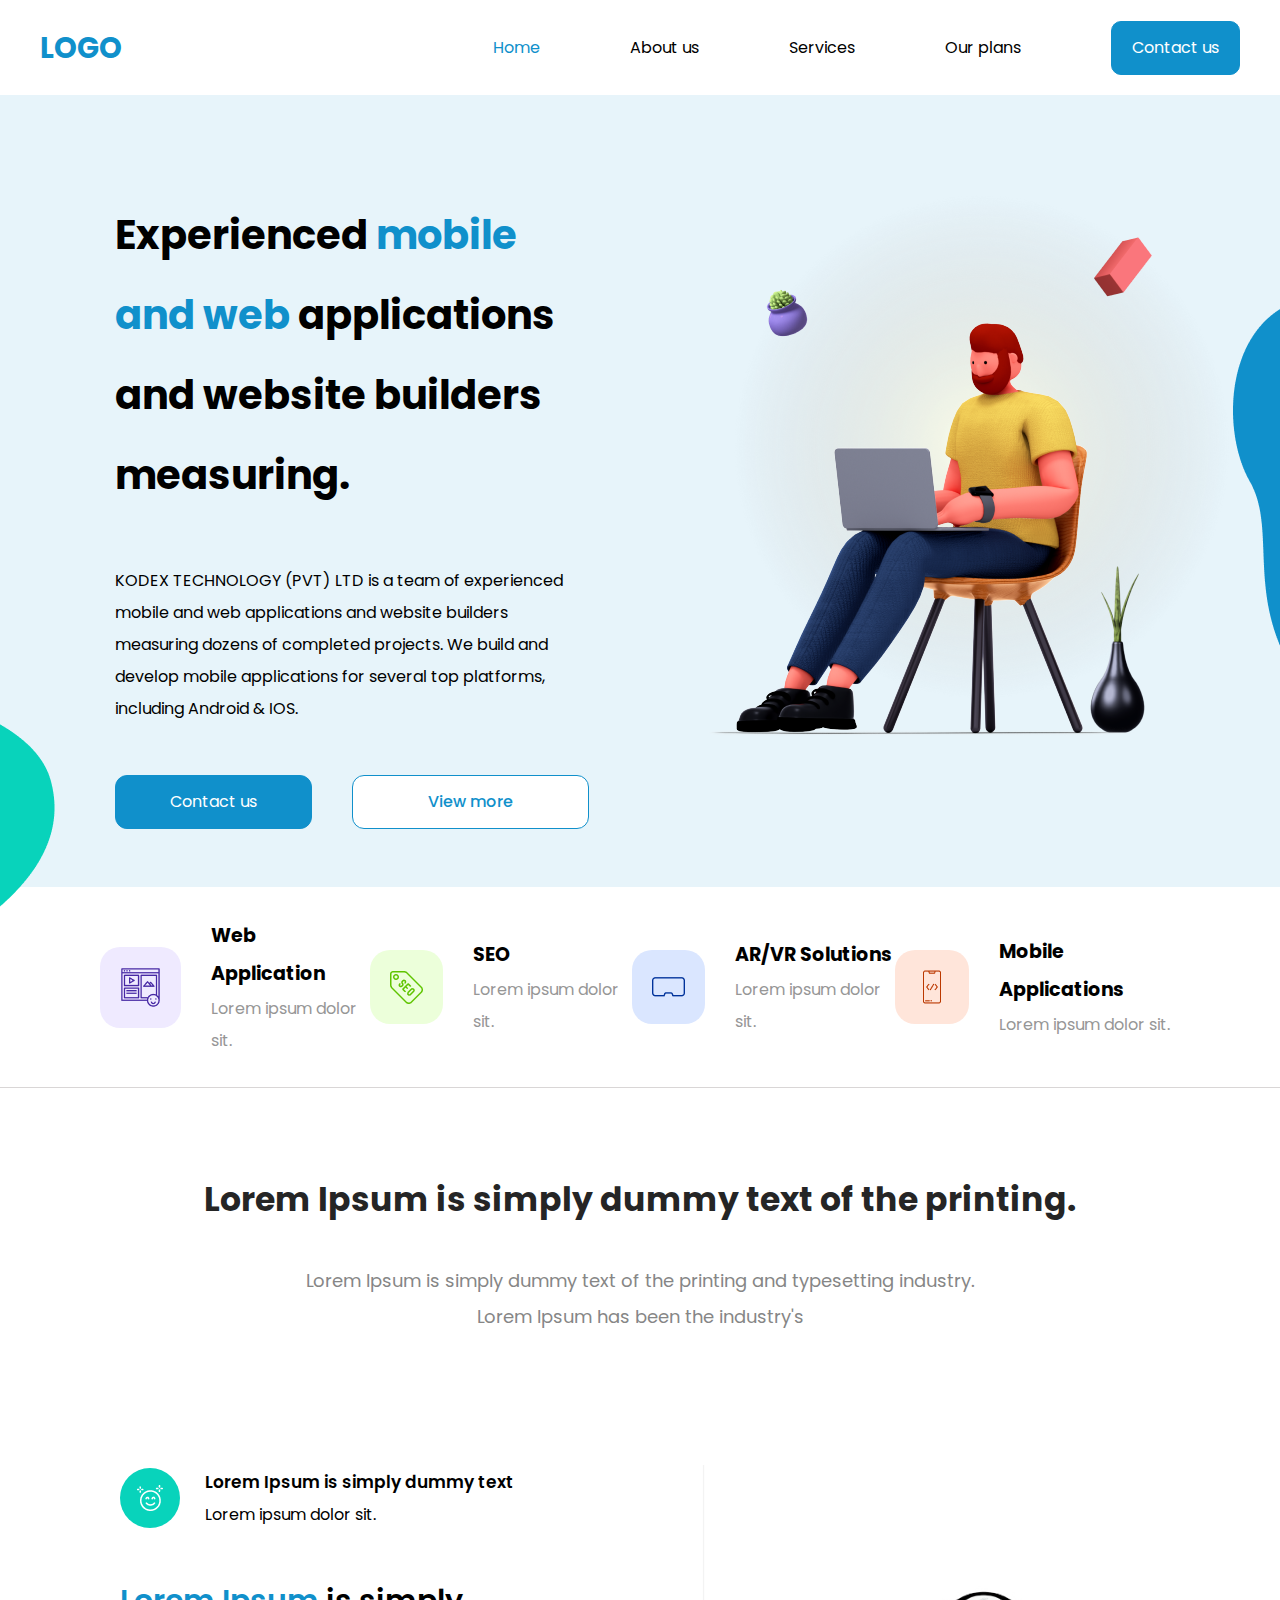
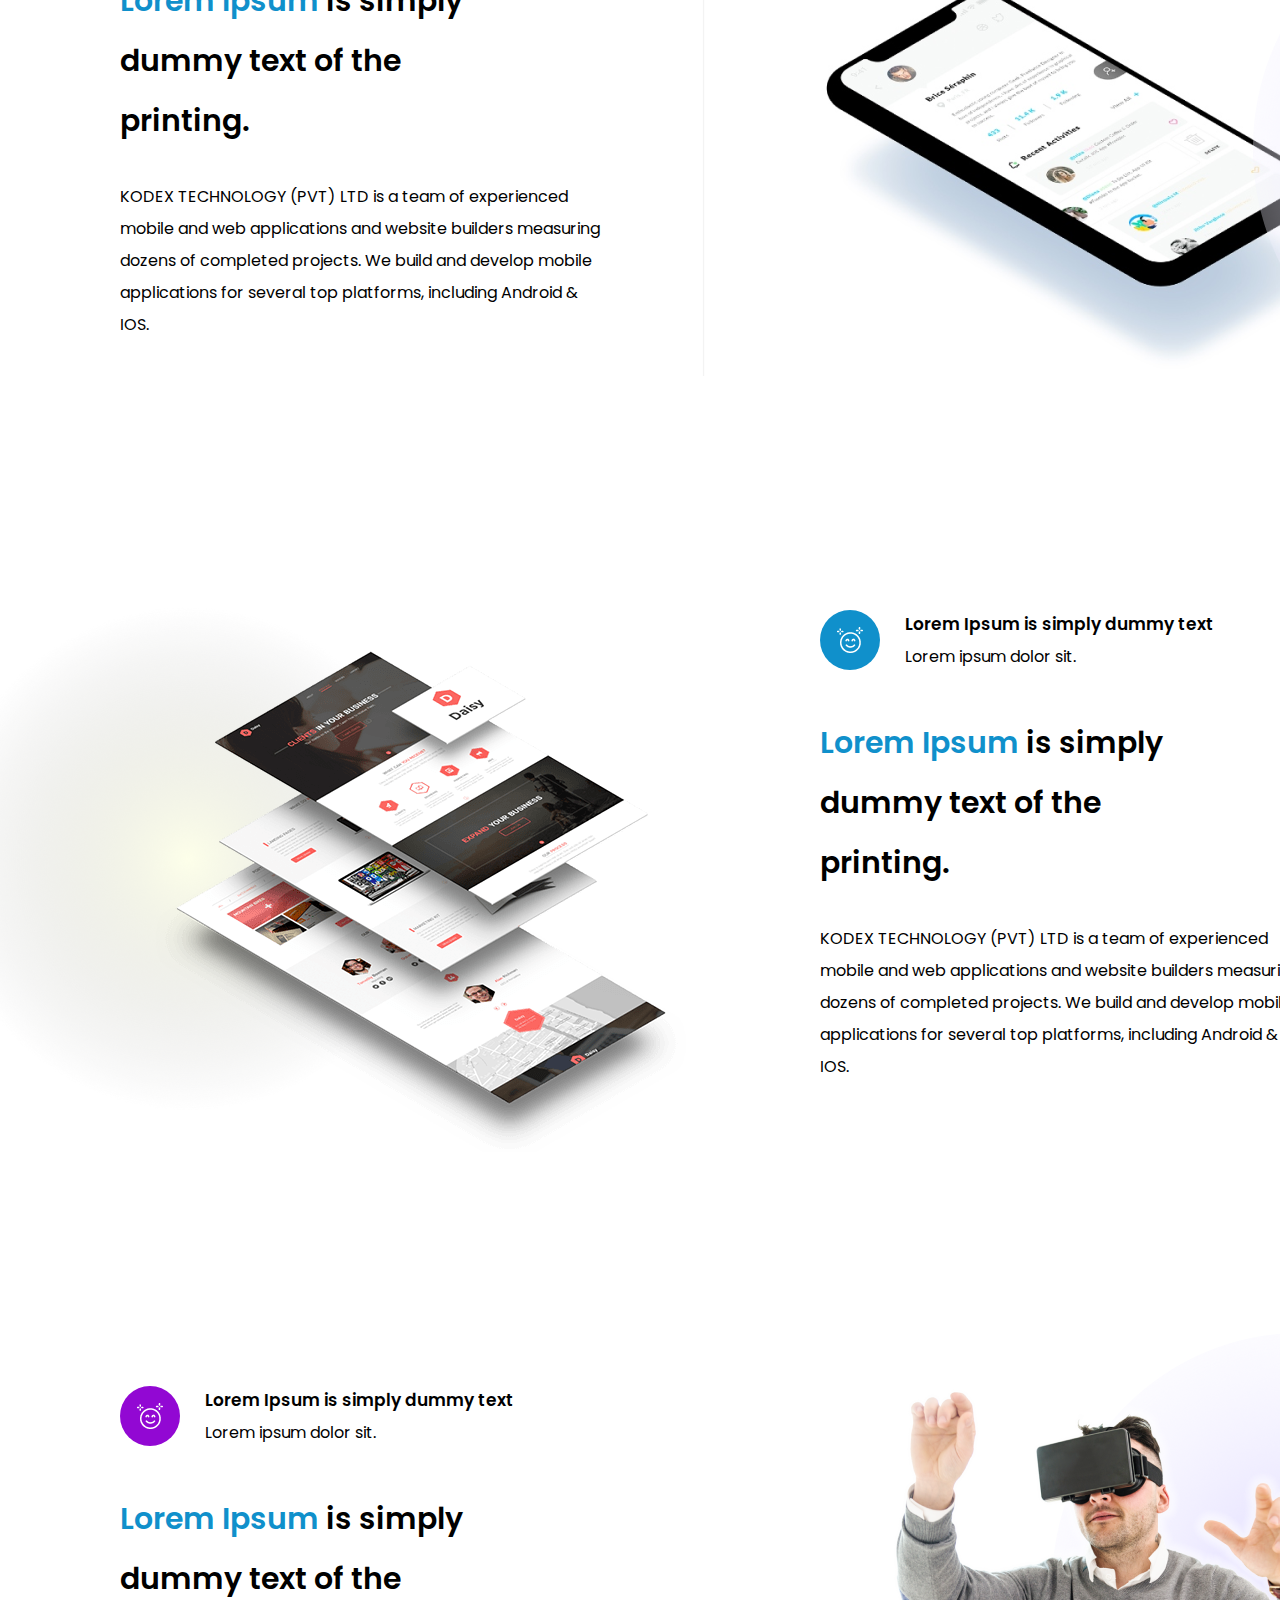
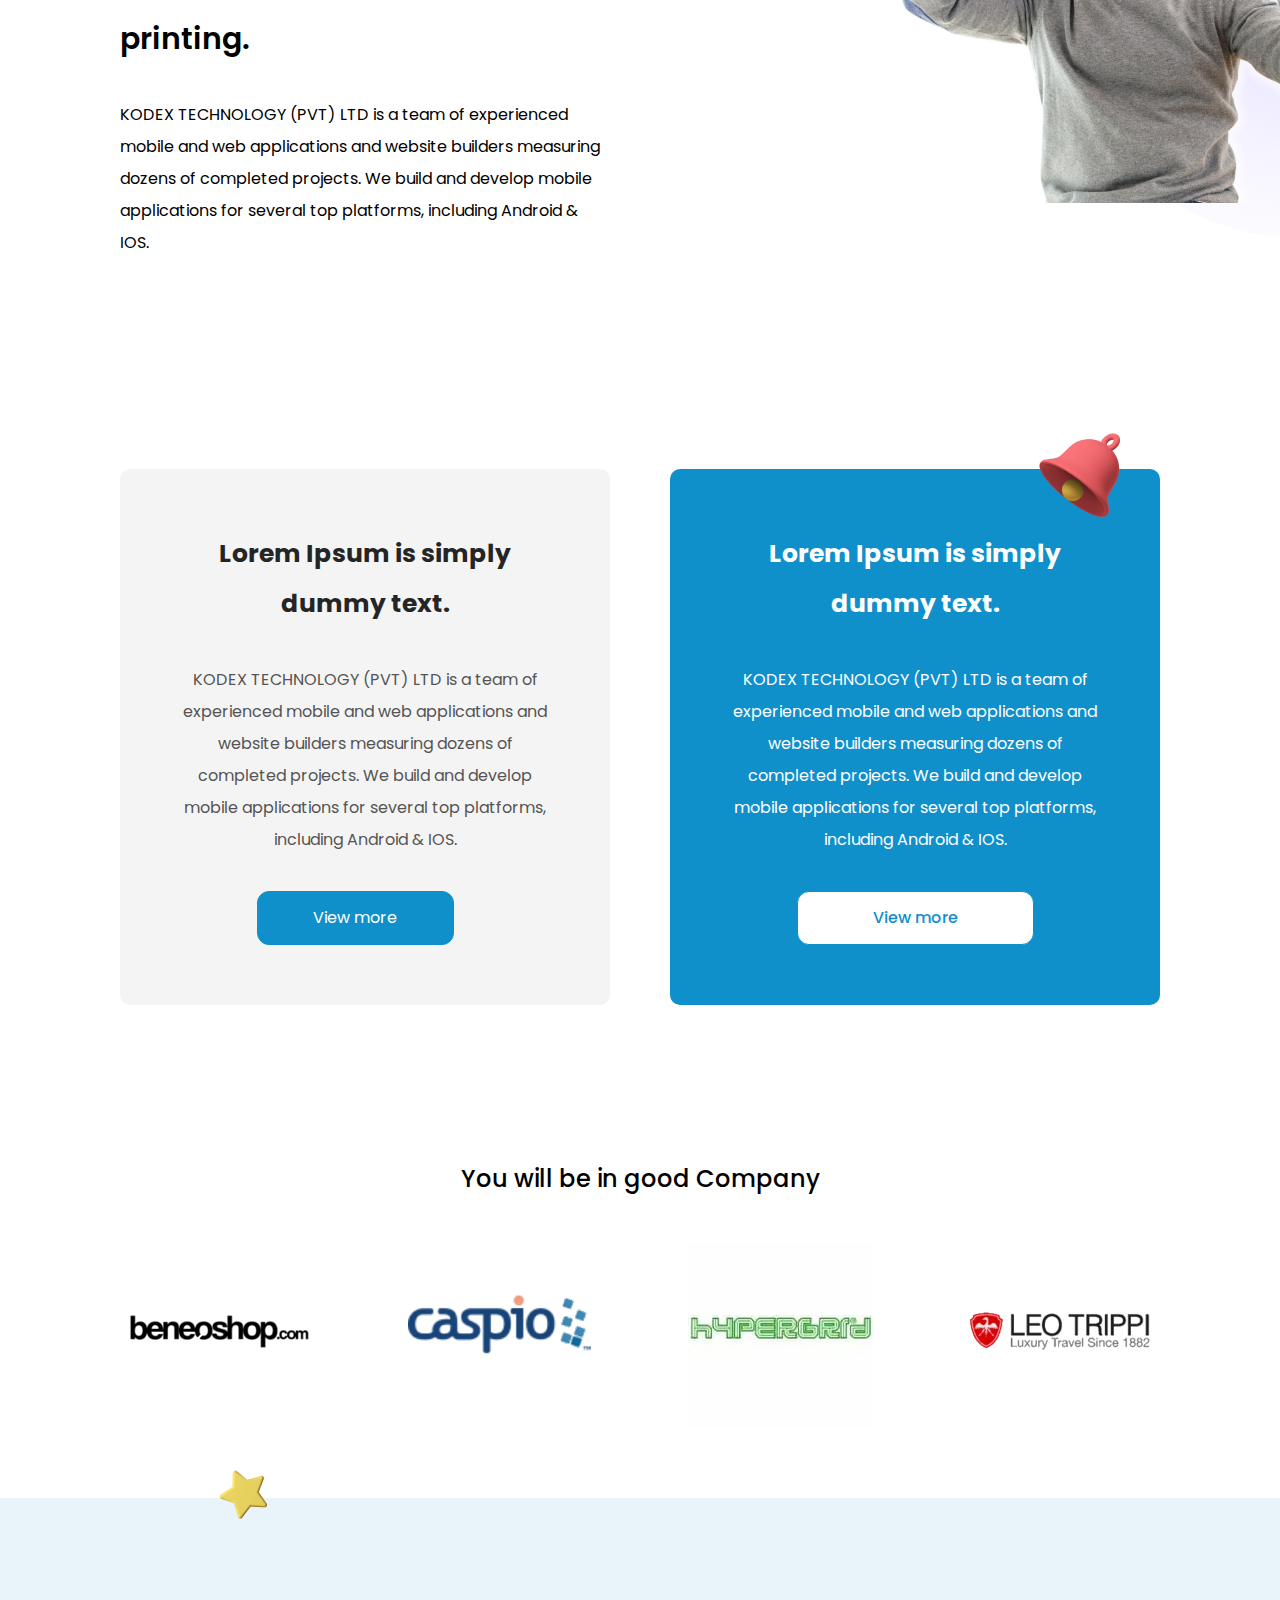
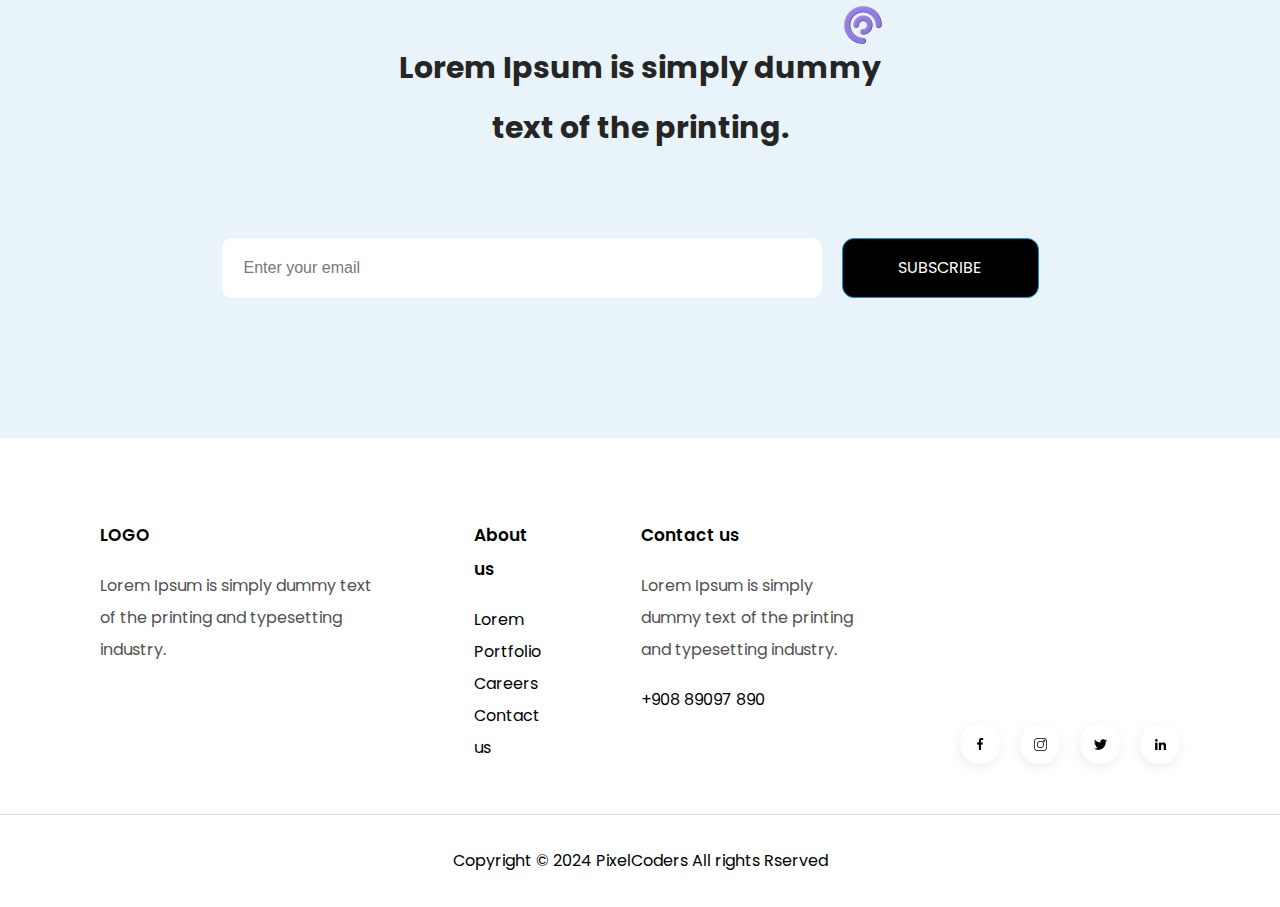
<file: index.html>
<!DOCTYPE html>
<html lang="en">
  <head>
    <meta charset="UTF-8" />
    <meta name="viewport" content="width=device-width, initial-scale=1.0" />
    <title>Web Top</title>
    <link rel="stylesheet" href="style.css" />
    <link rel="preconnect" href="https://fonts.googleapis.com" />
    <link rel="preconnect" href="https://fonts.gstatic.com" crossorigin />
    <link
      href="https://fonts.googleapis.com/css2?family=Poppins:ital,wght@0,100;0,200;0,300;0,400;0,500;0,600;0,700;0,800;0,900;1,100;1,200;1,300;1,400;1,500;1,600;1,700;1,800;1,900&display=swap"
      rel="stylesheet"
    />
  </head>
  <body>
    <header>
      <nav>
        <h1>LOGO</h1>
        <ul>
          <li><a href="./index.html" class="active">Home</a></li>
          <li><a href="./about-us.html">About us </a></li>
          <li><a href="./services.html">Services</a></li>
          <li><a href="./plans.html">Our plans</a></li>
          <li><a href="#contact" class="btn3">Contact us</a></li>
        </ul>
      </nav>
    </header>
    <main>
      <section class="section1">
        <div class="s1-content">
          <div class="header-left">
            <h2>
              Experienced <span>mobile and web </span>applications and website
              builders measuring.
            </h2>
            <p>
              KODEX TECHNOLOGY (PVT) LTD is a team of experienced mobile and web
              applications and website builders measuring dozens of completed
              projects. We build and develop mobile applications for several top
              platforms, including Android & IOS.
            </p>
            <div class="s1-btns">
              <a class="btn1" href="">Contact us</a>
              <a class="btn2" href="">View more</a>
            </div>
            <img src="./images/Vector 2.png" class="vector2" alt="cuboid" />
            <img src="./images/Succlent angle 1.png" alt="" class="succlent" />
            <img src="./images/Cuboid 1.png" alt="" class="cuboid" />
            <img src="./images/Big Plant 1.png" alt="" class="plant" />
            <img src="./images/Ellipse 1.png" alt="" class="elipse1" />
          </div>
          <div class="header-right">
            <img
              src="./images/Bill Sitting using laptop 1.png"
              alt="image of man sitting in a chair"
              class="bill"
              width="509"
            />
            <img src="./images/Vector 1.png" class="vector1" alt="vector1" />
          </div>
        </div>
      </section>

      <section class="section2">
        <div class="item">
          <div class="item1-bc">
            <img src="./images/website-content 1.png" alt="web application" />
          </div>
          <div>
            <h3>Web Application</h3>
            <p>Lorem ipsum dolor sit.</p>
          </div>
        </div>
        <div class="item">
          <div class="item2-bc">
            <img src="./images/seo-tag 1.png" alt="seo" />
          </div>
          <div>
            <h3>SEO</h3>
            <p>Lorem ipsum dolor sit.</p>
          </div>
        </div>
        <div class="item">
          <div class="item3-bc">
            <img src="./images/Vector.png" alt="AR/VR" />
          </div>
          <div>
            <h3>AR/VR Solutions</h3>
            <p>Lorem ipsum dolor sit.</p>
          </div>
        </div>
        <div class="item">
          <div class="item4-bc">
            <img src="./images/coding (1) 1.png" alt="MOBILE application" />
          </div>
          <div>
            <h3>Mobile Applications</h3>
            <p>Lorem ipsum dolor sit.</p>
          </div>
        </div>
      </section>

      <hr />

      <section class="section3">
        <div class="s3-header">
          <h3>Lorem Ipsum is simply dummy text of the printing.</h3>
          <p>
            Lorem Ipsum is simply dummy text of the printing and typesetting
            industry. Lorem Ipsum has been the industry's
          </p>
        </div>
        <div class="s3-content">
          <div class="s3-content-c">
            <div class="item">
              <div class="item-img">
                <img src="./images/happy 1.png" alt="web application" />
              </div>
              <div>
                <h4>Lorem Ipsum is simply dummy text</h4>
                <p>Lorem ipsum dolor sit.</p>
              </div>
            </div>
            <div class="s3-text">
              <h3>
                <span> Lorem Ipsum </span> is simply dummy text of the printing.
              </h3>
              <p>
                KODEX TECHNOLOGY (PVT) LTD is a team of experienced mobile and
                web applications and website builders measuring dozens of
                completed projects. We build and develop mobile applications for
                several top platforms, including Android & IOS.
              </p>
            </div>
          </div>
          <div class="s3-img">
            <img src="./images/17. Recent Activities 1.png" alt="" />
            <div class="wrap">
              <img src="./images/Ellipse 3.png" alt="" class="elipse3" />
            </div>
          </div>
        </div>
        <div class="s3-content s3-c-2">
          <div class="s3-img s3-c2-img">
            <img
              src="./images/website-mockup-png-10 1.png"
              alt=""
              class="mockup"
            />
            <img src="./images/Ellipse 1.png" alt="" class="elipse2" />
          </div>
          <div class="s3-content-c">
            <div class="item">
              <div class="item-img">
                <img src="./images/happy 1.png" alt="web application" />
              </div>
              <div>
                <h4>Lorem Ipsum is simply dummy text</h4>
                <p>Lorem ipsum dolor sit.</p>
              </div>
            </div>
            <div class="s3-text">
              <h3>
                <span> Lorem Ipsum </span> is simply dummy text of the printing.
              </h3>
              <p>
                KODEX TECHNOLOGY (PVT) LTD is a team of experienced mobile and
                web applications and website builders measuring dozens of
                completed projects. We build and develop mobile applications for
                several top platforms, including Android & IOS.
              </p>
            </div>
          </div>
        </div>
        <div class="s3-content s3-c-3">
          <div class="s3-content-c">
            <div class="item">
              <div class="item-img">
                <img src="./images/happy 1.png" alt="web application" />
              </div>
              <div>
                <h4>Lorem Ipsum is simply dummy text</h4>
                <p>Lorem ipsum dolor sit.</p>
              </div>
            </div>
            <div class="s3-text">
              <h3>
                <span> Lorem Ipsum </span> is simply dummy text of the printing.
              </h3>
              <p>
                KODEX TECHNOLOGY (PVT) LTD is a team of experienced mobile and
                web applications and website builders measuring dozens of
                completed projects. We build and develop mobile applications for
                several top platforms, including Android & IOS.
              </p>
            </div>
          </div>
          <div class="s3-img s3-c3-img">
            <img
              src="./images/focus-parallax-hero_1920x1000_ar-vr_0917_layer1-guy 1 (1).png"
              alt=""
            />
            <img src="./images/Ellipse 3.png" alt="" class="elipse4" />
          </div>
        </div>
      </section>

      <section class="section4">
        <div class="s4-left">
          <h4>Lorem Ipsum is simply dummy text.</h4>
          <p>
            KODEX TECHNOLOGY (PVT) LTD is a team of experienced mobile and web
            applications and website builders measuring dozens of completed
            projects. We build and develop mobile applications for several top
            platforms, including Android & IOS.
          </p>
          <a href="" class="btn1">View more</a>
        </div>
        <div class="s4-right">
          <h4>Lorem Ipsum is simply dummy text.</h4>
          <p>
            KODEX TECHNOLOGY (PVT) LTD is a team of experienced mobile and web
            applications and website builders measuring dozens of completed
            projects. We build and develop mobile applications for several top
            platforms, including Android & IOS.
          </p>
          <a href="" class="btn2">View more</a>
          <img src="./images/Bell Angle 1.png" alt="" class="bell" />
        </div>
      </section>

      <section class="section5">
        <h4>You will be in good Company</h4>
        <div class="s5-imgs">
          <img src="./images/beneoshop.png" alt="bene" />
          <img src="./images/caspio.png" alt="caspio" />
          <img src="./images/HyperGrid.png" alt="hyper" />
          <img src="./images/leotrippi.png" alt="leo" />
        </div>
      </section>

      <section class="section6" id="contact">
        <img src="./images/Star 1.png" alt="" class="star" />
        <h4>Lorem Ipsum is simply dummy text of the printing.</h4>
        <img src="./images/Pai Chart 1.png" alt="" class="pai" />
        <div class="s6-div">
          <input type="text" placeholder="Enter your email" />
          <a href="" class="btn1 btn4">SUBSCRIBE</a>
        </div>
      </section>
    </main>
    <footer>
      <div class="footer-header">
        <div>
          <h6>LOGO</h6>
          <p>
            Lorem Ipsum is simply dummy text of the printing and typesetting
            industry.
          </p>
        </div>
        <div>
          <h6>About us</h6>
          <ul>
            <li>Lorem</li>
            <li>Portfolio</li>
            <li>Careers</li>
            <li>Contact us</li>
          </ul>
        </div>
        <div>
          <h6>Contact us</h6>
          <p class="second-p">
            Lorem Ipsum is simply dummy text of the printing and typesetting
            industry.
          </p>
          <span>+908 89097 890</span>
        </div>
        <div class="sm-icons">
          <span><img src="./images/facebook 1.png" alt="fb" /></span>
          <span><img src="./images/instagram 1.png" alt="ig" /></span>
          <span><img src="./images/twitter 1.png" alt="x" /></span>
          <span><img src="./images/linkedin 1.png" alt="in" /></span>
        </div>
      </div>
      <hr />
      <div class="footer-footer">
        Copyright &copy; 2024 PixelCoders All rights Rserved
      </div>
    </footer>
  </body>
</html>
</file>
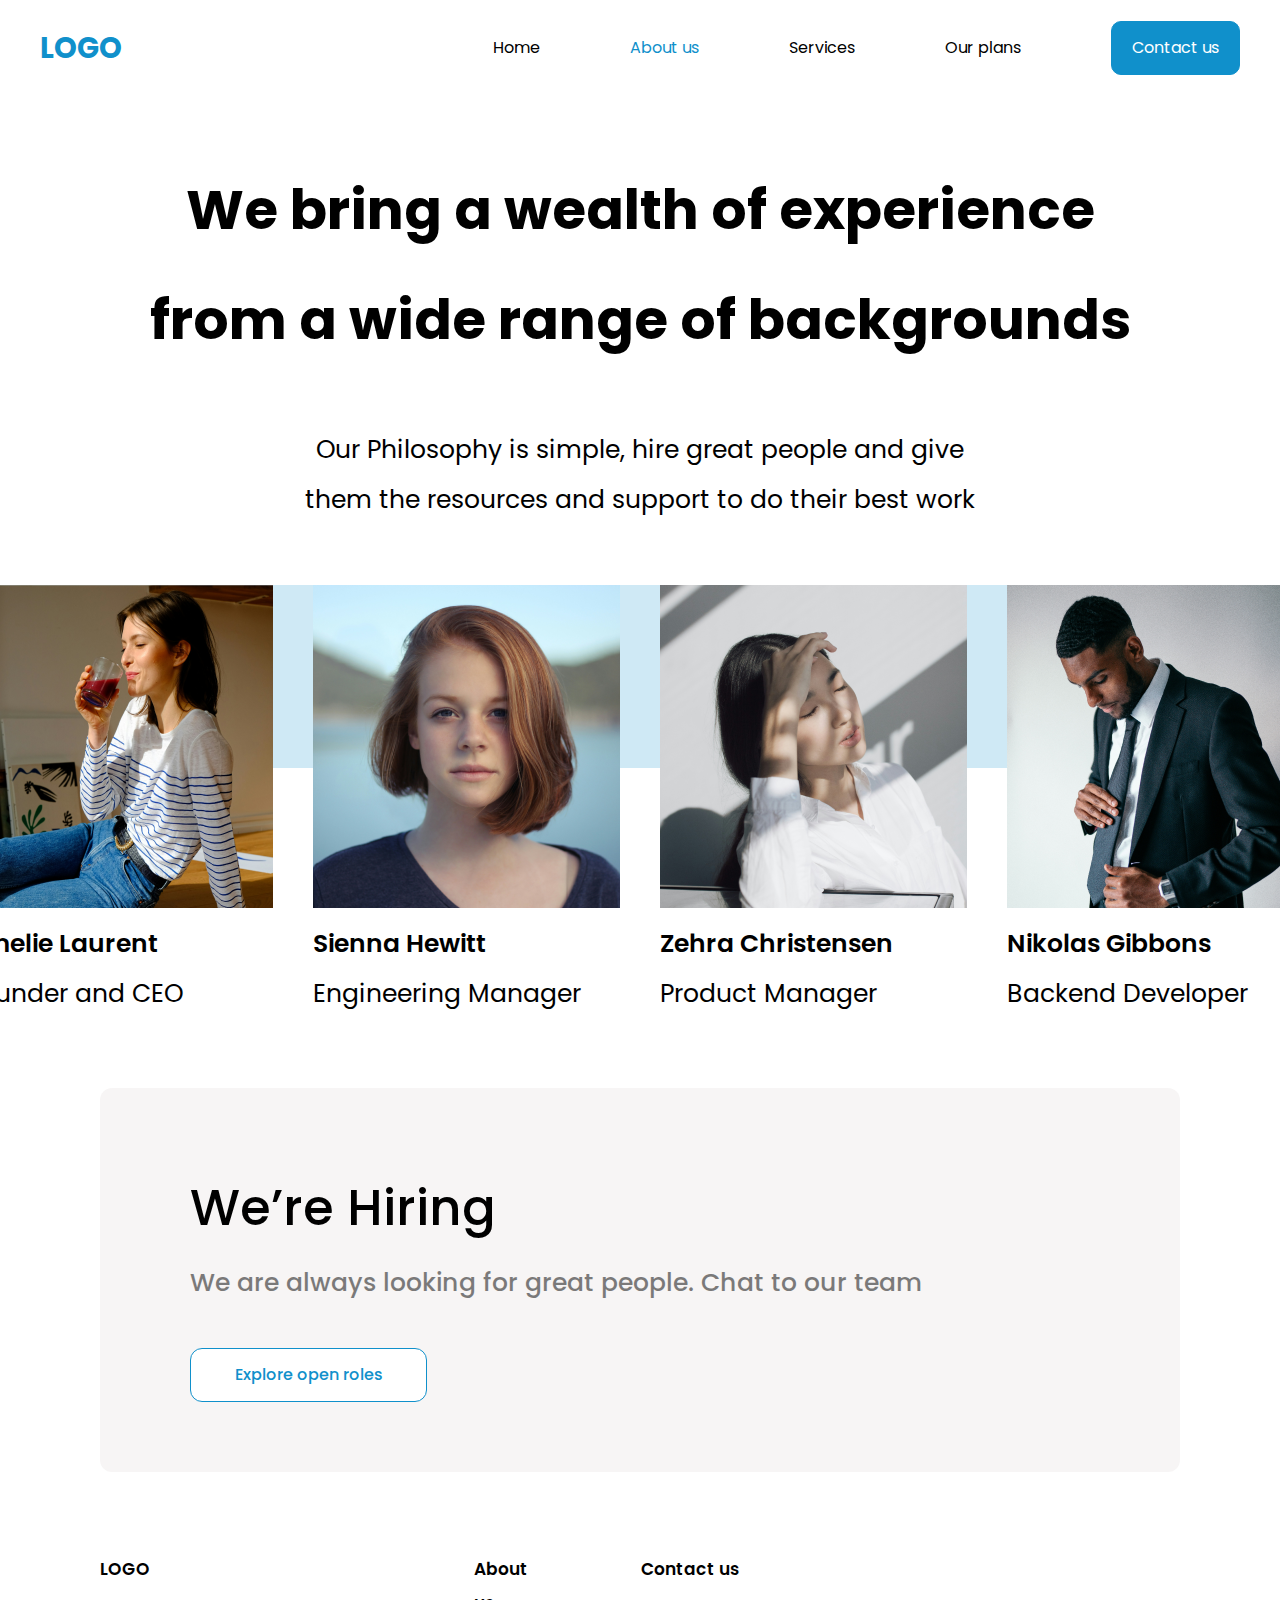
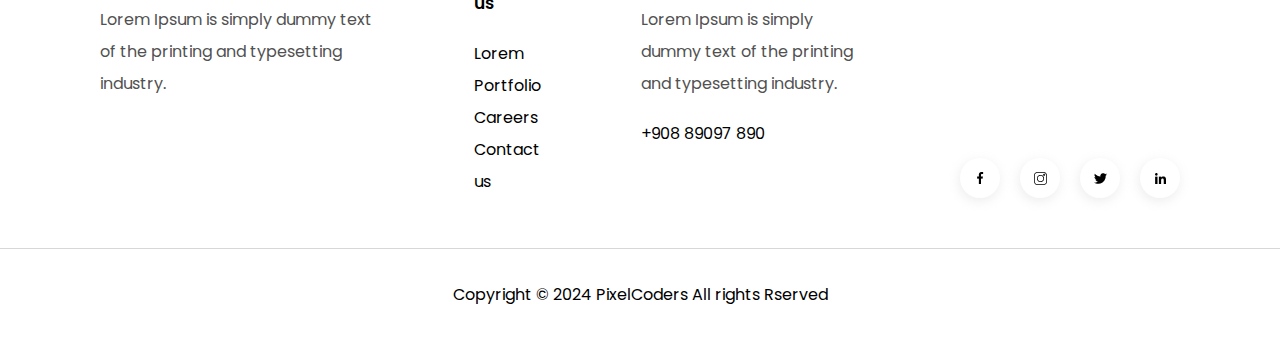
<file: about-us.html>
<!DOCTYPE html>
<html lang="en">
  <head>
    <meta charset="UTF-8" />
    <meta name="viewport" content="width=device-width, initial-scale=1.0" />
    <title>Web Top</title>
    <link rel="stylesheet" href="style.css" />
    <link rel="preconnect" href="https://fonts.googleapis.com" />
    <link rel="preconnect" href="https://fonts.gstatic.com" crossorigin />
    <link
      href="https://fonts.googleapis.com/css2?family=Poppins:ital,wght@0,100;0,200;0,300;0,400;0,500;0,600;0,700;0,800;0,900;1,100;1,200;1,300;1,400;1,500;1,600;1,700;1,800;1,900&display=swap"
      rel="stylesheet"
    />
  </head>
  <body>
    <header>
      <nav>
        <h1>LOGO</h1>
        <ul>
          <li><a href="./index.html">Home</a></li>
          <li><a href="./about-us.html" class="active">About us </a></li>
          <li><a href="./services.html">Services</a></li>
          <li><a href="./plans.html">Our plans</a></li>
          <li><a href="#contact" class="btn3">Contact us</a></li>
        </ul>
      </nav>
    </header>
    <main>
      <section class="section9">
        <div class="s9-header">
          <h2>
            We bring a wealth of experience from a wide range of backgrounds
          </h2>
          <p>
            Our Philosophy is simple, hire great people and give them the
            resources and support to do their best work
          </p>
        </div>
        <div class="s9-content">
          <div class="back-blue">
            <div class="team">
              <div class="team-item">
                <img
                  src="./images/matthieu-jungfer-A1J4X0Iwdz8-unsplash 1.png"
                  alt=""
                />
                <h4>Amelie Laurent</h4>
                <p>Founder and CEO</p>
              </div>
              <div class="team-item">
                <img
                  src="./images/christopher-campbell-rDEOVtE7vOs-unsplash 1.png"
                  alt=""
                />
                <h4>Sienna Hewitt</h4>
                <p>Engineering Manager</p>
              </div>
              <div class="team-item">
                <img
                  src="./images/aiony-haust-f2ar0ltTvaI-unsplash 1.png"
                  alt=""
                />
                <h4>Zehra Christensen</h4>
                <p>Product Manager</p>
              </div>
              <div class="team-item">
                <img
                  src="./images/brock-wegner-7yONARoUsbY-unsplash 1.png"
                  alt=""
                />
                <h4>Nikolas Gibbons</h4>
                <p>Backend Developer</p>
              </div>
            </div>
          </div>

          <hr />
          <div class="hiring">
            <div class="hiring-box">
              <h4>We’re Hiring</h4>
              <p>We are always looking for great people. Chat to our team</p>
              <a href="#" class="btn2">Explore open roles</a>
            </div>
          </div>
        </div>
      </section>
    </main>
    <footer>
      <div class="footer-header">
        <div>
          <h6>LOGO</h6>
          <p>
            Lorem Ipsum is simply dummy text of the printing and typesetting
            industry.
          </p>
        </div>
        <div>
          <h6>About us</h6>
          <ul>
            <li>Lorem</li>
            <li>Portfolio</li>
            <li>Careers</li>
            <li>Contact us</li>
          </ul>
        </div>
        <div>
          <h6>Contact us</h6>
          <p class="second-p">
            Lorem Ipsum is simply dummy text of the printing and typesetting
            industry.
          </p>
          <span>+908 89097 890</span>
        </div>
        <div class="sm-icons">
          <span><img src="./images/facebook 1.png" alt="fb" /></span>
          <span><img src="./images/instagram 1.png" alt="ig" /></span>
          <span><img src="./images/twitter 1.png" alt="x" /></span>
          <span><img src="./images/linkedin 1.png" alt="in" /></span>
        </div>
      </div>
      <hr />
      <div class="footer-footer">
        Copyright &copy; 2024 PixelCoders All rights Rserved
      </div>
    </footer>
  </body>
</html>
</file>
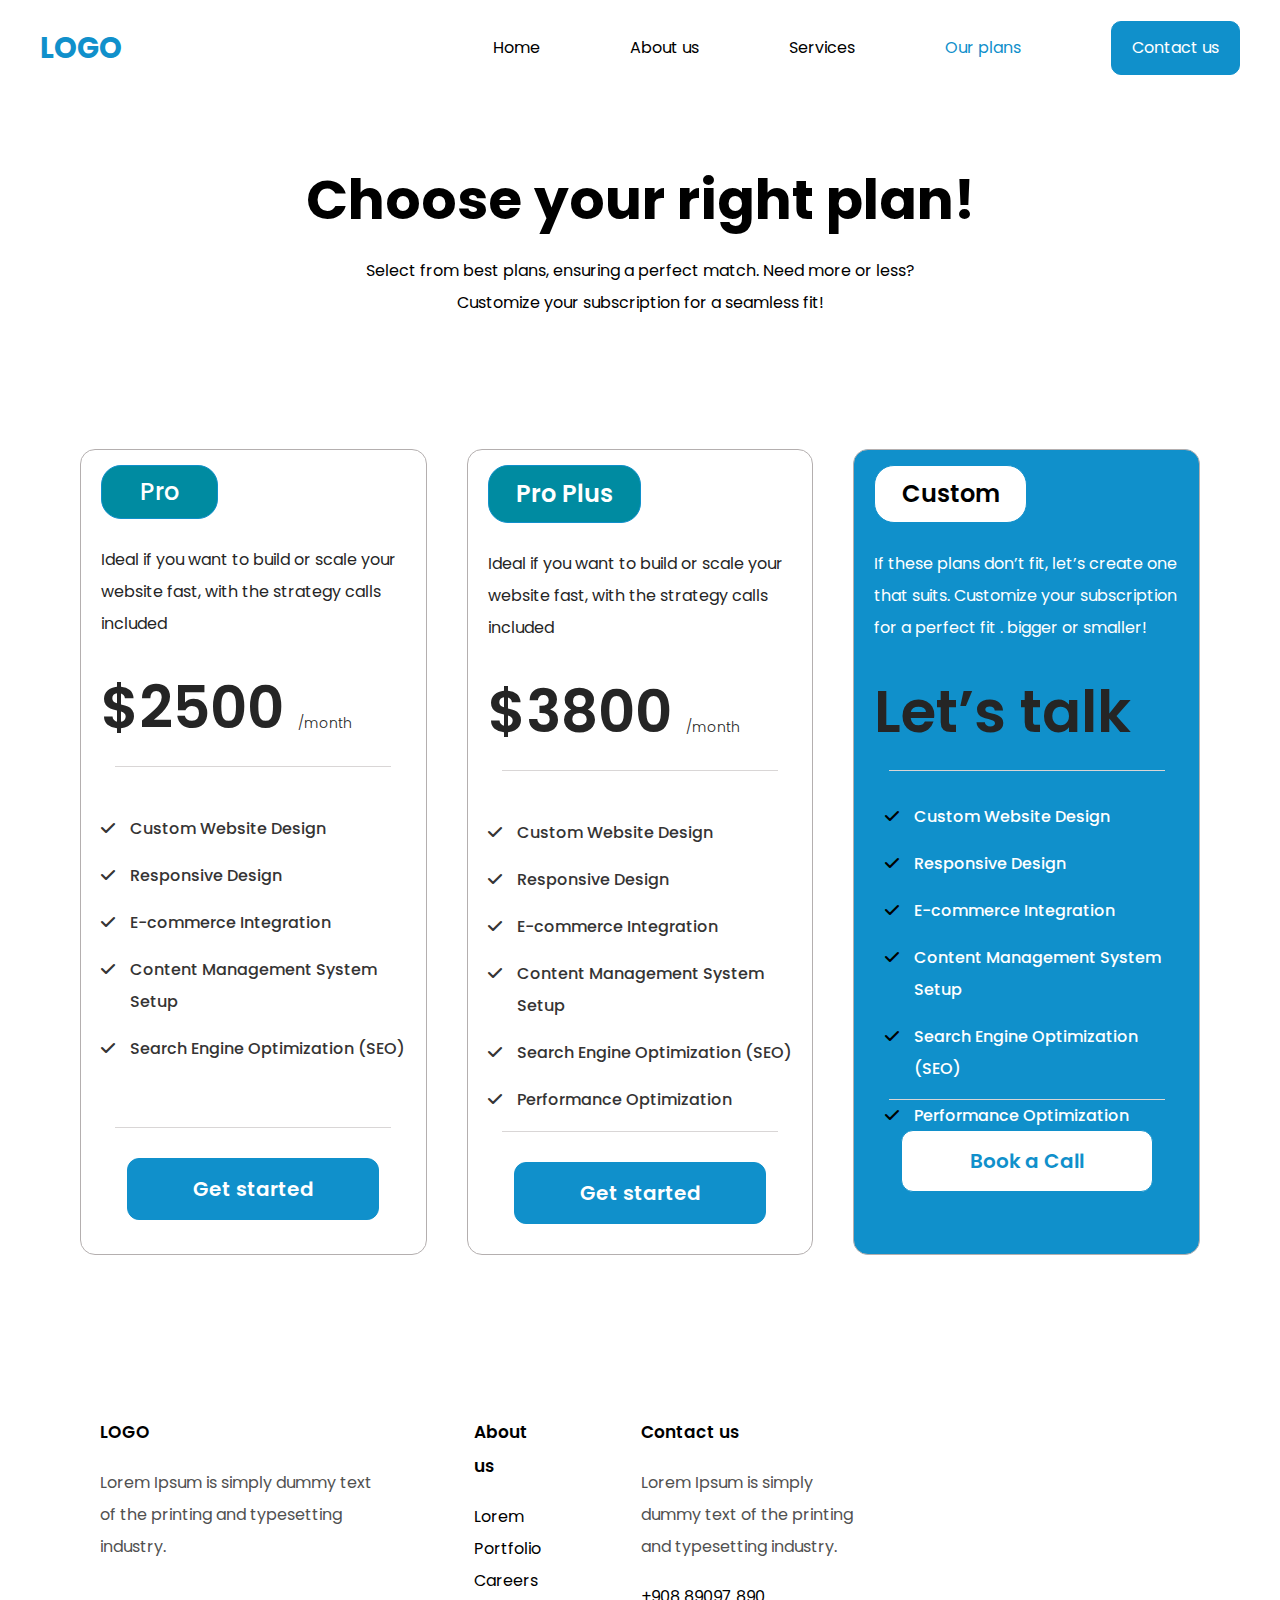
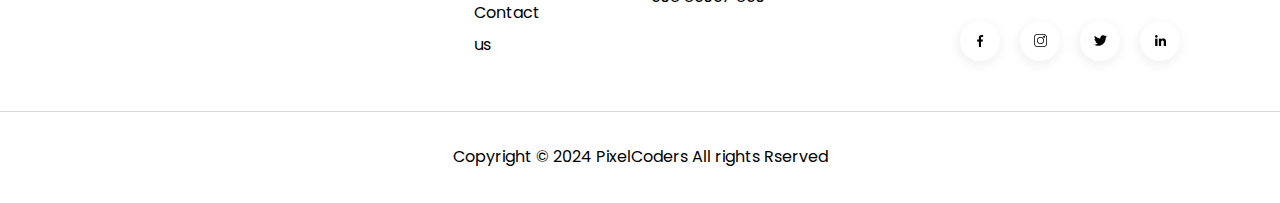
<file: plans.html>
<!DOCTYPE html>
<html lang="en">
  <head>
    <meta charset="UTF-8" />
    <meta name="viewport" content="width=device-width, initial-scale=1.0" />
    <title>Our Plans</title>
    <link rel="stylesheet" href="style.css" />
    <link rel="preconnect" href="https://fonts.googleapis.com" />
    <link rel="preconnect" href="https://fonts.gstatic.com" crossorigin />
    <link
      href="https://fonts.googleapis.com/css2?family=Poppins:ital,wght@0,100;0,200;0,300;0,400;0,500;0,600;0,700;0,800;0,900;1,100;1,200;1,300;1,400;1,500;1,600;1,700;1,800;1,900&display=swap"
      rel="stylesheet"
    />
    <link
      rel="stylesheet"
      href="https://cdnjs.cloudflare.com/ajax/libs/font-awesome/6.0.0-beta3/css/all.min.css"
    />
  </head>
  <body>
    <header>
      <nav>
        <h1>LOGO</h1>
        <ul>
          <li><a href="./index.html">Home</a></li>
          <li><a href="./about-us.html">About us </a></li>
          <li><a href="./services.html">Services</a></li>
          <li><a href="./plans.html" class="active">Our plans</a></li>
          <li><a href="" class="btn3">Contact us</a></li>
        </ul>
      </nav>
    </header>
    <main>
      <section class="section7">
        <div class="s7-header">
          <h2>Choose your right plan!</h2>
          <p>
            Select from best plans, ensuring a perfect match. Need more or less?
            Customize your subscription for a seamless fit!
          </p>
        </div>
        <div class="s7-content">
          <div class="plan-box">
            <div class="box-btn1">
              <a href="" class="btn1 btn5">Pro</a>
            </div>
            <div class="box-p">
              <p>
                Ideal if you want to build or scale your website fast, with the
                strategy calls included
              </p>
            </div>
            <div class="box-price">$2500 <span>/month</span></div>
            <hr />
            <div class="box-text">
              <div>
                <span> <i class="fa-solid fa-check"></i></span>
                <p>Custom Website Design</p>
              </div>
              <div>
                <span><i class="fa-solid fa-check"></i></span>
                <p>Responsive Design</p>
              </div>
              <div>
                <span><i class="fa-solid fa-check"></i></span>
                <p>E-commerce Integration</p>
              </div>
              <div>
                <span><i class="fa-solid fa-check"></i></span>
                <p>Content Management System Setup</p>
              </div>
              <div>
                <span><i class="fa-solid fa-check"></i></span>
                <p>Search Engine Optimization (SEO)</p>
              </div>
            </div>
            <hr />
            <div class="box-btn2">
              <a href="" class="btn1 btn6">Get started</a>
            </div>
          </div>

          <div class="plan-box">
            <div class="box-btn1">
              <a href="" class="btn1 btn5 btn7">Pro Plus</a>
            </div>
            <div class="box-p">
              <p>
                Ideal if you want to build or scale your website fast, with the
                strategy calls included
              </p>
            </div>
            <div class="box-price">$3800 <span>/month</span></div>
            <hr />
            <div class="box-text">
              <div>
                <span> <i class="fa-solid fa-check"></i></span>
                <p>Custom Website Design</p>
              </div>
              <div>
                <span><i class="fa-solid fa-check"></i></span>
                <p>Responsive Design</p>
              </div>
              <div>
                <span><i class="fa-solid fa-check"></i></span>
                <p>E-commerce Integration</p>
              </div>
              <div>
                <span><i class="fa-solid fa-check"></i></span>
                <p>Content Management System Setup</p>
              </div>
              <div>
                <span><i class="fa-solid fa-check"></i></span>
                <p>Search Engine Optimization (SEO)</p>
              </div>
              <div>
                <span><i class="fa-solid fa-check"></i></span>
                <p>Performance Optimization</p>
              </div>
            </div>
            <hr />
            <div class="box-btn2">
              <a href="" class="btn1 btn6">Get started</a>
            </div>
          </div>

          <div class="plan-box special-box">
            <div class="box-btn1">
              <a href="" class="btn1 btn5 btn7">Custom</a>
            </div>
            <div class="box-p">
              <p>
                If these plans don’t fit, let’s create one that suits. Customize
                your subscription for a perfect fit . bigger or smaller!
              </p>
            </div>
            <div class="box-price">Let’s talk <span></span></div>
            <hr />
            <div class="box-text">
              <div>
                <span> <i class="fa-solid fa-check"></i></span>
                <p>Custom Website Design</p>
              </div>
              <div>
                <span><i class="fa-solid fa-check"></i></span>
                <p>Responsive Design</p>
              </div>
              <div>
                <span><i class="fa-solid fa-check"></i></span>
                <p>E-commerce Integration</p>
              </div>
              <div>
                <span><i class="fa-solid fa-check"></i></span>
                <p>Content Management System Setup</p>
              </div>
              <div>
                <span><i class="fa-solid fa-check"></i></span>
                <p>Search Engine Optimization (SEO)</p>
              </div>
              <div>
                <span><i class="fa-solid fa-check"></i></span>
                <p>Performance Optimization</p>
              </div>
            </div>
            <hr />
            <div class="box-btn2">
              <a href="" class="btn1 btn8">Book a Call</a>
            </div>
          </div>
        </div>
      </section>
    </main>
    <footer>
      <div class="footer-header">
        <div>
          <h6>LOGO</h6>
          <p>
            Lorem Ipsum is simply dummy text of the printing and typesetting
            industry.
          </p>
        </div>
        <div>
          <h6>About us</h6>
          <ul>
            <li>Lorem</li>
            <li>Portfolio</li>
            <li>Careers</li>
            <li>Contact us</li>
          </ul>
        </div>
        <div>
          <h6>Contact us</h6>
          <p class="second-p">
            Lorem Ipsum is simply dummy text of the printing and typesetting
            industry.
          </p>
          <span>+908 89097 890</span>
        </div>
        <div class="sm-icons">
          <span><img src="./images/facebook 1.png" alt="fb" /></span>
          <span><img src="./images/instagram 1.png" alt="ig" /></span>
          <span><img src="./images/twitter 1.png" alt="x" /></span>
          <span><img src="./images/linkedin 1.png" alt="in" /></span>
        </div>
      </div>
      <hr />
      <div class="footer-footer">
        Copyright &copy; 2024 PixelCoders All rights Rserved
      </div>
    </footer>
  </body>
</html>
</file>
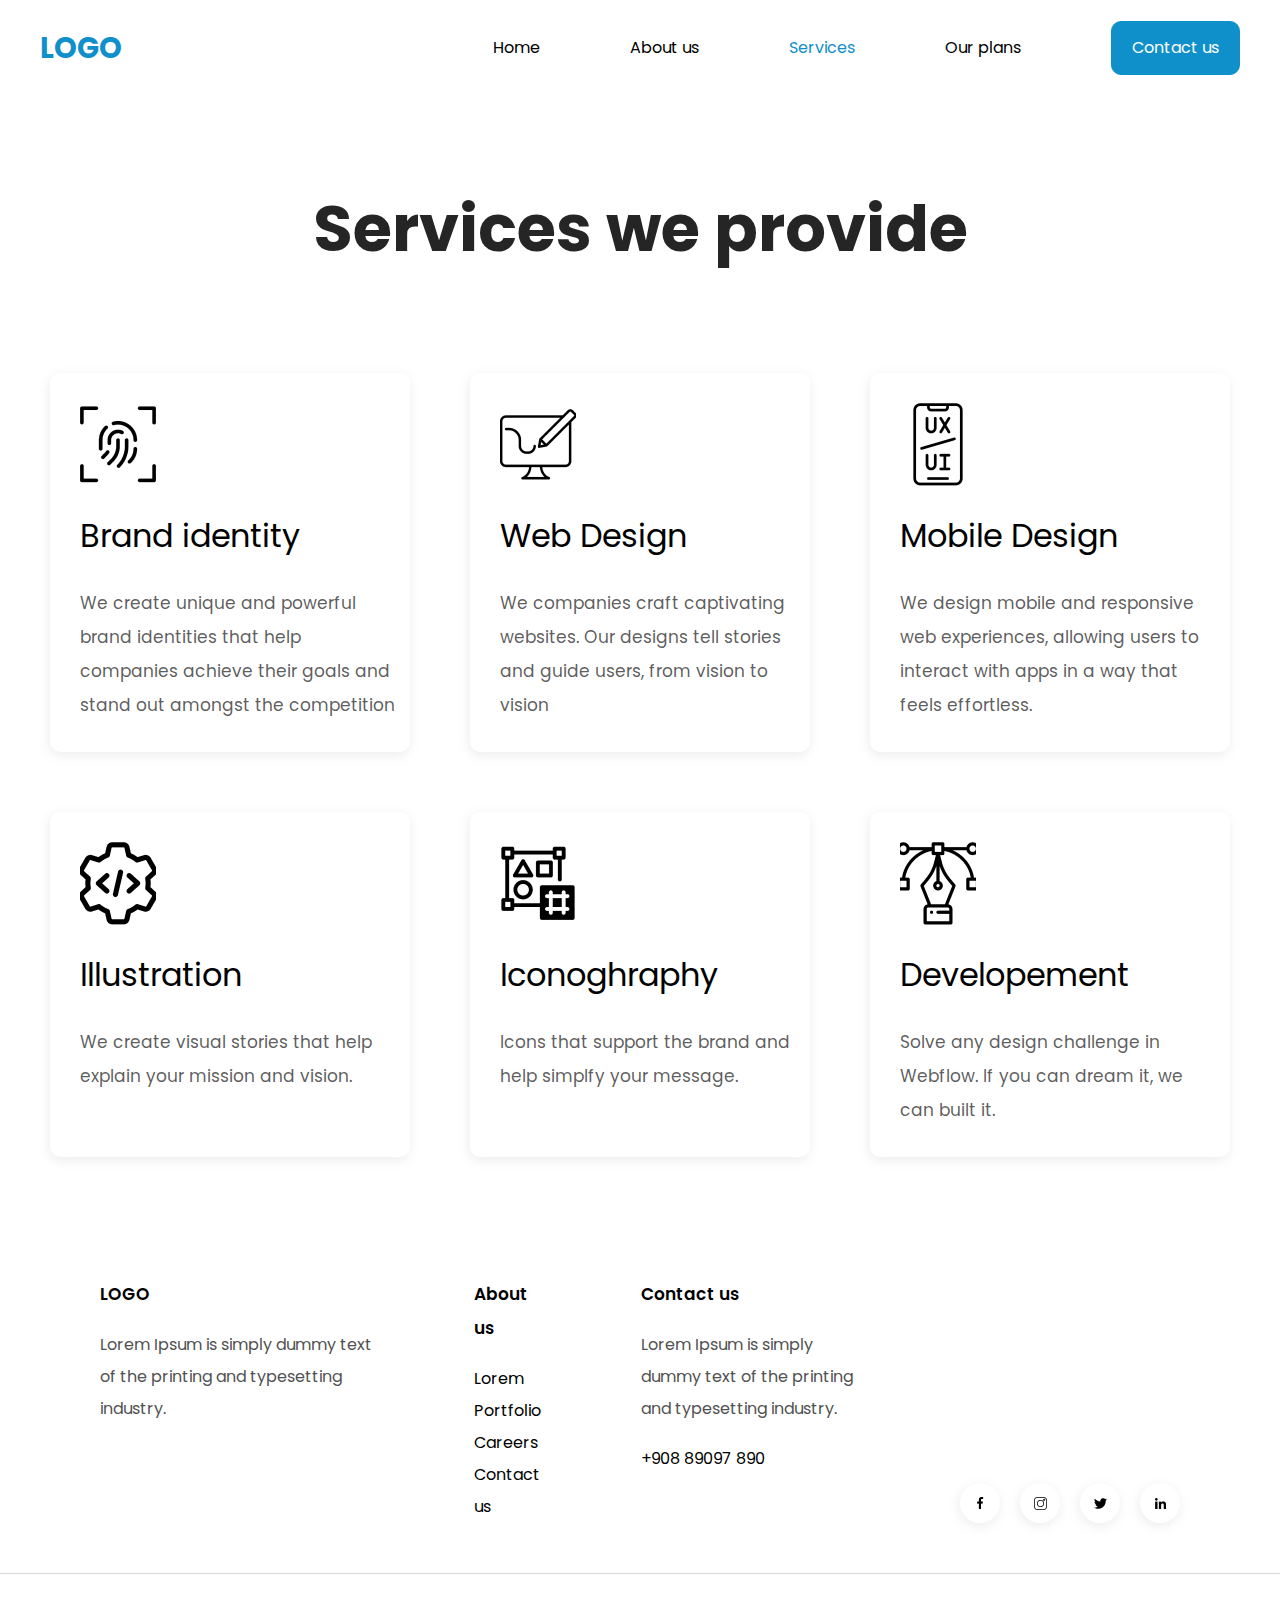
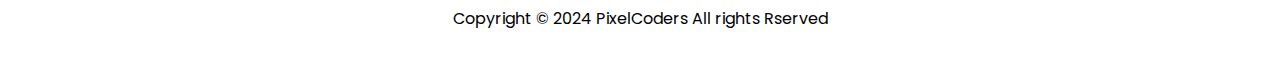
<file: services.html>
<!DOCTYPE html>
<html lang="en">
  <head>
    <meta charset="UTF-8" />
    <meta name="viewport" content="width=device-width, initial-scale=1.0" />
    <title>Web Top</title>
    <link rel="stylesheet" href="style.css" />
    <link rel="preconnect" href="https://fonts.googleapis.com" />
    <link rel="preconnect" href="https://fonts.gstatic.com" crossorigin />
    <link
      href="https://fonts.googleapis.com/css2?family=Poppins:ital,wght@0,100;0,200;0,300;0,400;0,500;0,600;0,700;0,800;0,900;1,100;1,200;1,300;1,400;1,500;1,600;1,700;1,800;1,900&display=swap"
      rel="stylesheet"
    />
  </head>
  <body>
    <header>
      <nav>
        <h1>LOGO</h1>
        <ul>
          <li><a href="./index.html">Home</a></li>
          <li><a href="./about-us.html">About us </a></li>
          <li><a href="./services.html" class="active" >Services</a></li>
          <li><a href="./plans.html">Our plans</a></li>
          <li><a href="#contact" class="btn3">Contact us</a></li>
        </ul>
      </nav>
    </header>
    <main>
      <section class="section8">
        <div class="s8-header">
          <h2>Services we provide</h2>
        </div>
        <div class="s8-content">
          <div class="s8-row">
            <div class="s8-item">
              <img src="./images/fingerprint-scan.png" alt="" />
              <h4>Brand identity</h4>
              <p>
                We create unique and powerful brand identities that help
                companies achieve their goals and stand out amongst the
                competition
              </p>
            </div>
            <div class="s8-item">
              <img src="./images/fingerprint-scan (1).png" alt="" />
              <h4>Web Design</h4>
              <p>
                We companies craft captivating websites. Our designs tell
                stories and guide users, from vision to vision
              </p>
            </div>
            <div class="s8-item">
              <img src="./images/fingerprint-scan (2).png" alt="" />
              <h4>Mobile Design</h4>
              <p>
                We design mobile and responsive web experiences, allowing users
                to interact with apps in a way that feels effortless.
              </p>
            </div>
          </div>
          <div class="s8-row">
            <div class="s8-item">
              <img src="./images/fingerprint-scan (3).png" alt="" />
              <h4>Illustration</h4>
              <p>
                We create visual stories that help explain your mission and
                vision.
              </p>
            </div>
            <div class="s8-item">
              <img src="./images/fingerprint-scan (4).png" alt="" />
              <h4>Iconoghraphy</h4>
              <p>Icons that support the brand and help simplfy your message.</p>
            </div>
            <div class="s8-item">
              <img src="./images/fingerprint-scan (5).png" alt="" />
              <h4>Developement</h4>
              <p>
                Solve any design challenge in Webflow. If you can dream it, we
                can built it.
              </p>
            </div>
          </div>
        </div>
      </section>
    </main>
    <footer>
      <div class="footer-header">
        <div>
          <h6>LOGO</h6>
          <p>
            Lorem Ipsum is simply dummy text of the printing and typesetting
            industry.
          </p>
        </div>
        <div>
          <h6>About us</h6>
          <ul>
            <li>Lorem</li>
            <li>Portfolio</li>
            <li>Careers</li>
            <li>Contact us</li>
          </ul>
        </div>
        <div>
          <h6>Contact us</h6>
          <p class="second-p">
            Lorem Ipsum is simply dummy text of the printing and typesetting
            industry.
          </p>
          <span>+908 89097 890</span>
        </div>
        <div class="sm-icons">
          <span><img src="./images/facebook 1.png" alt="fb" /></span>
          <span><img src="./images/instagram 1.png" alt="ig" /></span>
          <span><img src="./images/twitter 1.png" alt="x" /></span>
          <span><img src="./images/linkedin 1.png" alt="in" /></span>
        </div>
      </div>
      <hr />
      <div class="footer-footer">
        Copyright &copy; 2024 PixelCoders All rights Rserved
      </div>
    </footer>
  </body>
</html>
</file>
<file: style.css>
:root {
  --main-color: #1090cb;
}

* {
  margin: 0;
  padding: 0;
  vertical-align: baseline;
}

body {
  line-height: 2;
  font-family: Poppins;
}
ol,
ul {
  list-style: none;
}

nav {
  display: flex;
  justify-content: space-between;
  padding: 20px 40px;
  height: 55px;
  align-items: center;
}

nav ul {
  display: flex;
  gap: 90px;
  font-size: 16px;
  align-items: center;
}

nav h1 {
  color: var(--main-color);
  font-size: 29px;
  font-style: bold;
}

a {
  text-decoration: none;
  color: black;
}

.btn1 {
  color: white;
  background-color: var(--main-color);
  padding: 10px 0px;
  border-radius: 12px;
  border: 1px solid var(--main-color);
  display: flex;
  width: 195px;
  flex-direction: row;
  justify-content: center;
  align-items: center;
  margin-right: 20px;
  transition: 0.4s;
}

.btn2 {
  color: var(--main-color);
  background-color: white;
  padding: 10px 20px;
  border-radius: 12px;
  border-color: var(--main-color);
  border-style: solid;
  border-width: 1.5px;
  padding: 10px 20px;
  display: flex;
  width: 195px;
  flex-direction: row;
  justify-content: center;
  align-items: center;
  font-weight: 500;
  transition: 0.4s;
}

.btn3 {
  color: white;
  background-color: var(--main-color);
  border: 1px solid var(--main-color);

  padding: 8px 18px;
  border-radius: 10px;
  padding: 10px 20px;
  display: flex;
  justify-content: center;
  align-items: center;
  transition: 0.4s;
}

.section1 {
  background-color: rgba(16, 144, 203, 0.1);
  height: 88vh;
  position: relative;
}

.s1-content {
  display: flex;
  padding: 0px 115px;
  gap: 84px;
}

.s1-btns {
  gap: 20px;
  display: flex;
}

.succlent {
  position: absolute;
  right: 460px;
  top: 185px;
}
.bill {
  z-index: 2;
  position: relative;
}
.cuboid {
  position: absolute;
  top: 125px;
  right: 110px;
  z-index: 2;
}
.plant {
  position: absolute;
  top: 462px;
  right: 70px;
}
.elipse1 {
  position: absolute;
  top: 0x;
  right: 50px;
  z-index: 1;
}

.section1 .header-left {
  display: flex;
  flex-direction: column;
  padding: 100px 0 0 0;
  gap: 50px;
}

.section1 h2 {
  font-size: 40px;
}

.section1 p {
  font-size: 16px;
  max-width: 620px;
}

.section1 h2 {
  max-width: 695px;
}

h2 span {
  color: var(--main-color);
}

.header-right {
  padding: 200px 0 0 0;
}

.vector1 {
  position: absolute;
  right: 0px;
  top: 200px;
}

.vector2 {
  position: absolute;
  left: 0;
  top: 310px;
}

/*================SECTION 2================= */
.section2 {
  display: flex;
  justify-content: space-around;
  height: 200px;
  padding: 0 100px;
}

.section2 .item {
  display: flex;
  align-items: center;
  justify-content: flex-start;
  gap: 30px;
}

.section2 .item h3 {
  font-size: 1.19em;
}

.section2 .item p {
  color: #969696;
}

.section2 .item div:first-child {
  padding: 20px;
  border-radius: 20px;
  display: flex;
  justify-content: center;
  align-items: center;
  min-height: 34px;
}

.section2 .item1-bc {
  background-color: #efeaff;
}
.section2 .item2-bc {
  background-color: #ecffda;
}
.section2 .item3-bc {
  background-color: #dae6ff;
}
.section2 .item4-bc {
  background-color: #ffe5da;
}

hr {
  height: 0.25px;
  background-color: #d9d6d6;
  border: none;
  margin: 0 auto;
}

/*================SECTION 3================= */
.section3 .s3-header {
  display: flex;
  flex-direction: column;
  justify-content: center;
  align-items: center;
  padding: 80px 0 120px 0;
}

.s3-header h3 {
  color: #252525;
  font-size: 33px;
  font-weight: 700;
  margin-bottom: 30px;
}

.s3-header p {
  color: #868686;
  font-size: 18px;
  max-width: 688px;
  text-align: center;
}

.s3-content {
  display: flex;
  max-width: 100%;
  padding: 10px 120px;
}

.s3-content-c {
  display: flex;
  flex-direction: column;
  gap: 40px;
  min-width: 581.2px;
}

.s3-content-c .s3-text h3 {
  margin-bottom: 30px;
}

.s3-content-c .item {
  display: flex;
  flex-direction: row;
  gap: 25px;
  justify-content: flex-start;
  align-items: center;
}

.s3-content .item-img {
  border-radius: 50%;
  width: 60px;
  height: 60px;
  display: flex;
  justify-content: center;
  align-items: center;
  background-color: rgba(8, 211, 187, 1);
}

.s3-content.s3-c-3 .item-img {
  background-color: #9208d3;
}
.s3-content.s3-c-2 .item-img {
  background-color: #1090cb;
}
.s3-img {
  position: relative;
}
.wrap {
  position: absolute;
  width: 265px;
  overflow: hidden;
  right: -79px;
  bottom: -25px;
}
.elipse2 {
  position: absolute;
  left: -180px;
  z-index: 1;
}
.mockup {
  z-index: 2;
  position: relative;
}
.s3-content h4 {
  font-size: 17px;
  font-weight: 600;
}
.s3-content h3 {
  font-size: 27px;
  font-weight: 600;
}

.elipse4 {
  position: absolute !important;
  z-index: -1;
  /* top: 100px !important; */
  left: 271px;
}
.s3-text h3 {
  font-size: 30px;
  max-width: 416px;
}
.s3-text h3 span {
  color: var(--main-color);
}
.s3-text p {
  max-width: 490px;
}
.s3-c3-img {
  position: relative;
}
.s3-c3-img img {
  position: absolute;
  top: -50px;
}

/* .s3-c3-img .s3-c2-img {
  position: relative;
} */

/* .s3-c2-img  img {
  position: absolute;
}  */

.s3-c-2 {
  margin-top: 200px;
  gap: 100px;
}

.s3-c-3 {
  margin-top: 200px;
  gap: 80px;
}

/*================ SECTION 4 ================= */
.section4 {
  padding: 200px 120px 150px 120px;
  display: flex;
  align-items: center;
  gap: 60px;
  text-align: center;
}

.section4 .s4-left p {
  max-width: 490px;
  font-size: 16px;
  color: #545454;
}

.section4 .s4-left h4 {
  font-size: 25px;
  max-width: 300px;
  color: #252525;
}

.section4 .s4-right p {
  max-width: 490px;
  font-size: 16px;
  color: white;
}

.section4 .s4-right h4 {
  font-size: 25px;
  max-width: 300px;
  color: white;
}

.section4 .s4-left,
.s4-right {
  display: flex;
  flex-direction: column;
  align-items: center;
  justify-content: center;
  gap: 35px;
  padding: 60px;
}
.s4-right {
  background-color: #1090cb;
  color: white;
  border-radius: 10px;
  position: relative;
}

.s4-left {
  background-color: #f4f4f4;
  border-radius: 10px;
}

.bell {
  position: absolute;
  top: -80px;
  right: 0px;
}

.s4-right .btn1 {
  background-color: white;
  color: var(--main-color);
}

/*================ SECTION 5 ================= */
.section5 {
  display: flex;
  justify-content: center;
  align-items: center;
  gap: 40px;
  flex-direction: column;
  padding-bottom: 70px;
}

.section5 h4 {
  font-size: 24px;
  font-weight: 500;
}

.s5-imgs {
  display: flex;
  justify-content: space-evenly;
  align-items: center;
  gap: 95px;
}

/*================ SECTION 6 ================= */

.section6 {
  background-color: #e8f4fa;
  display: flex;
  flex-direction: column;
  justify-content: center;
  align-items: center;
  padding: 140px;
  gap: 80px;
  position: relative;
}

.section6 h4 {
  font-size: 30px;
  color: #252525;
  max-width: 520px;
  text-align: center;
}

.btn4 {
  background-color: black;
  color: white;
  text-transform: uppercase;
}

.s6-div {
  display: flex;
  gap: 20px;
}

.s6-div input {
  box-sizing: border-box;
  width: 600px;
  height: 60px;
  border-radius: 10px;
  border-color: transparent;
  padding-left: 20px;
  padding-right: 30px;
}

.s6-div input::placeholder {
  color: #787878;
  font-size: 16px;
}

.pai {
  position: absolute;
  right: 390px;
  top: 100px;
}

.star {
  position: absolute;
  left: 200px;
  top: -50px;
}

/*================ FOOTER ================= */
.footer-header {
  display: flex;
  flex-direction: row;
  gap: 100px;
  padding: 80px 100px 50px 100px;
}
.footer-header div {
  gap: 18px;
  display: flex;
  flex-direction: column;
}
.footer-header:first-child p {
  /* background-color: #1090cb; */
  font-size: 16px;
  color: #515151;
  max-width: 370px;
}

footer hr {
  height: 0.25px;
  background-color: #d9d6d6;
  border: none;
  margin: 0 auto;
}

.second-p {
  max-width: 295px !important;
  /* background-color: #9208d3 !important; */
}

.footer-header h6 {
  font-size: 17px;
  font-weight: 600;
}

.footer-footer {
  display: flex;
  justify-content: center;
  align-items: center;
  padding: 30px;
}

.sm-icons {
  flex-direction: row !important;
  align-items: flex-end !important;
  gap: 20px !important;
}

.sm-icons span {
  height: 20px;
  width: 20px;
  display: flex;
  justify-content: center;
  align-items: center;
  box-shadow: -1px 3px 12px 0px rgb(171 158 158 / 20%);
  border-radius: 50%;
  padding: 10px;
}

.s7-header {
  display: flex;
  justify-content: center;
  align-items: center;
  flex-direction: column;
  padding: 50px;
}

.s7-header h2 {
  font-size: 55px;
  font-weight: 700;
}

.s7-header p {
  max-width: 600px;
  text-align: center;
}

.s7-content {
  display: flex;
  justify-content: center;
  padding: 80px;
  gap: 40px;
}
.plan-box {
  border-color: #b4afaf;
  border-width: 1px;
  border-style: solid;
  border-radius: 15px;
  /* padding: 40px; */
  display: flex;
  /* gap: 45px; */
  flex-direction: column;
}

.btn5 {
  background-color: #008ba1;
  width: 115px !important;
  font-size: 24px;
  font-weight: 500;
  padding: 2px 0 !important;
  border-radius: 20px !important;
}

.box-p,
.box-btn1,
.box-price,
.box-text,
.box-btn2 {
  padding: 15px 20px 10px;
}

.box-p {
  color: #252525;
  font-size: 16px;
  max-width: 353px;
}

.box-price {
  color: #252525;
  font-size: 58px;
  font-weight: 600;
  padding: 0px 20px 0px !important;
}

.box-price span {
  font-size: 14px;
  font-weight: 300;
}

.box-text {
  padding: 47px 20px;
  font-size: 16px;
  color: #353434;
  font-weight: 500;
  display: flex;
  flex-direction: column;
  gap: 15px;
  height: 267px;
}

.box-text div {
  display: flex;
  gap: 15px;
}

.box-btn2 {
  display: flex;
  justify-content: center;
  align-items: center;
  padding: 35px;
  height: 52px;
}

.btn6 {
  width: 250px;
  margin: 0 !important;
  font-weight: 600;
  font-size: 20px;
}

.special-box {
  background-color: var(--main-color);
}

.special-box .btn5 {
  background-color: white;
  color: black;
}

.btn7 {
  padding: 4px 18px !important;
  font-weight: 600 !important;
}

.special-box .box-p,
.special-box .box-text {
  color: white;
}

.special-box span {
  color: black !important;
}

.special-box .btn8 {
  color: var(--main-color);
  background-color: white;
  width: 250px;
  margin: 0 !important;
  font-weight: 600;
  font-size: 20px;
}

.special-box .box-text {
  padding: 31px;
}

.plan-box hr {
  width: 80%;
  height: 0.25px;
  background-color: #d9d6d6;
  border: none;
  margin: 0 auto;
}

/*================SECTION 7================= */
.section8 {
  margin-bottom: 30px;
}
.section8 .s8-header {
  display: flex;
  justify-content: center;
  align-items: center;
  padding: 70px;
}
.section8 .s8-header h2 {
  font-size: 64px;
  color: #252525;
}

.section8 .s8-content {
  display: flex;
  flex-direction: column;
  gap: 40px;
}

.s8-row {
  display: flex;
  gap: 60px;
  padding: 10px 50px;
  justify-content: center;
}

.s8-item {
  display: flex;
  flex-direction: column;
  padding: 30px 10px 30px 30px;
  border-radius: 10px;
  max-width: 320px;
  gap: 18px;
  box-shadow: -1px 3px 12px 0px rgb(171 158 158 / 20%);
  transition: 0.8s;
}

.s8-item:hover {
  background-color: var(--main-color);
  color: white !important;
  width: 340px;
}

.s8-item img {
  max-width: fit-content;
}

.s8-item h4 {
  font-size: 32px;
  font-weight: 400;
}

.s8-item p {
  color: rgba(0, 0, 0, 0.65);
  font-size: 17px;
}

/*================SECTION 9================= */
.s9-header {
  display: flex;
  flex-direction: column;
  justify-content: center;
  text-align: center;
  align-items: center;
  padding: 60px;
  gap: 50px;
}

.s9-header h2 {
  font-size: 55px;
  width: 1000px;
  text-align: center;
}

.s9-header p {
  max-width: 700px;
  font-size: 25px;
}
.s9-content {
  display: flex;
  flex-direction: column;
  gap: 160px;
}

.s9-content .back-blue {
  background-color: rgba(16, 144, 203, 0.2);
  width: 100%;
  height: 183px;
}

.team {
  display: flex;
  justify-content: center;
  gap: 40px;
}

.team h4 {
  font-size: 25px;
  font-weight: 600;
}

.team p {
  font-size: 25px;
  font-weight: 400;
}
.hiring {
  padding: 0px 100px;
}
.hiring-box {
  display: flex;
  flex-direction: column;
  padding: 70px 90px;
  border-radius: 12px;
  /* gap: 12px; */
  background-color: rgba(241, 237, 237, 0.56);
}

.hiring-box h4 {
  font-size: 50px;
  font-weight: 500;
}

.hiring-box p {
  font-size: 25px;
  color: black;
  font-weight: 500;
  opacity: 50%;
  margin-bottom: 40px;
}

/* ================= HOVER ==================== */
.btn1:hover {
  color: var(--main-color);
  background-color: white;
  border-color: var(--main-color);
}

.btn3:hover,
.btn1:hover {
  color: var(--main-color);
  background-color: white;
  border: 1px solid;
  border-color: var(--main-color);
}

.btn2:hover {
  color: white;
  background-color: var(--main-color);
  border: 1.5px solid;
  border-color: white;
}

.btn8:hover{
  background-color: black;
  color: white;
  border-color: black;
}

.active{
  color: #1090CB;
}
.active::after{
  content: "";
  width: 100px;
  height: 100px;
  background-color: #1090CB;
  color: #1090CB;
  border-radius: 50%;
}
</file>
